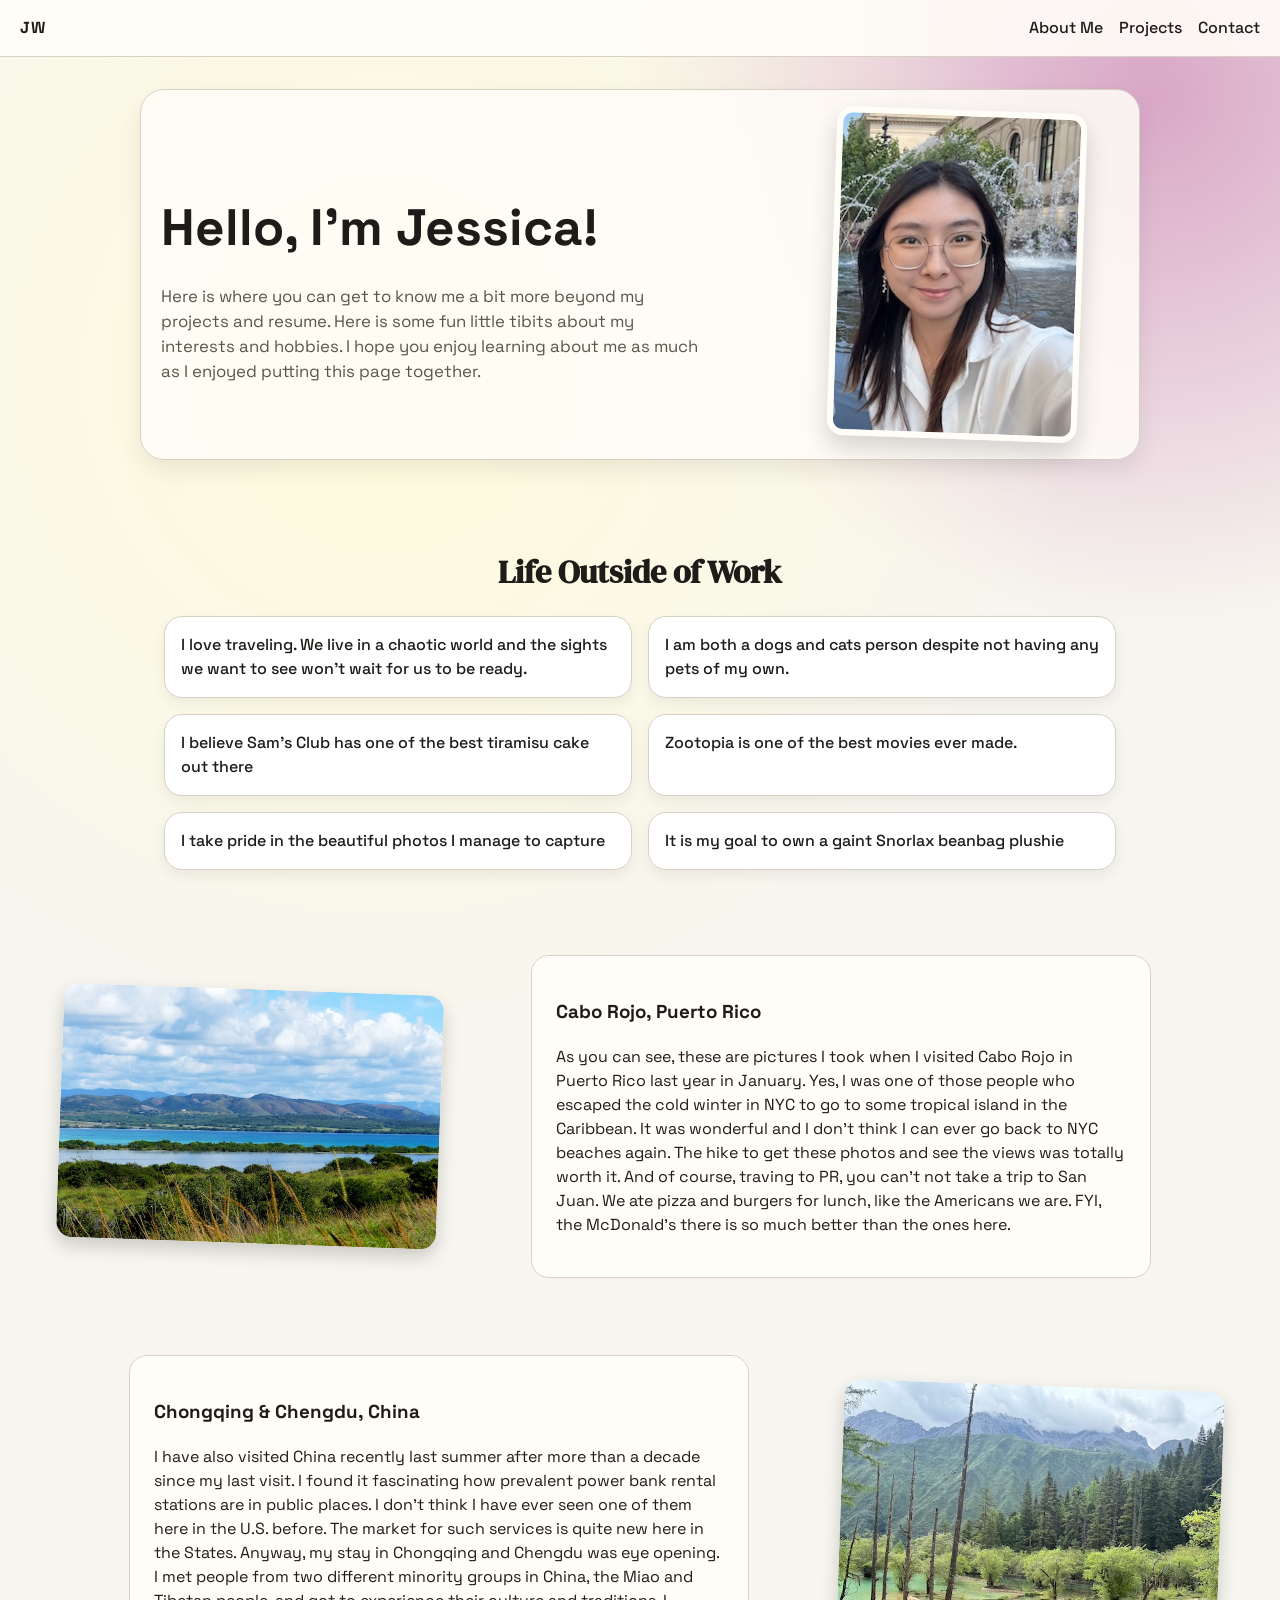
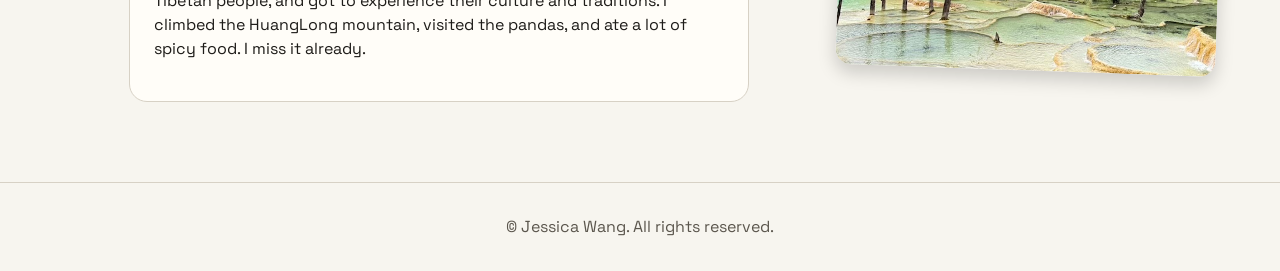
<file: aboutMe.html>
<!DOCTYPE html>
<html>
<head>
    <meta charset="utf-8" />
    <meta name="viewport" content="width=device-width, initial-scale=1.0">
    <title>Jessica Wang | Portfolio</title>
  <meta name="description" content="Personal portfolio website for Jessica Wang.">
  <link rel="preconnect" href="https://fonts.googleapis.com">
  <link rel="preconnect" href="https://fonts.gstatic.com" crossorigin>
  <link href="https://fonts.googleapis.com/css2?family=Space+Grotesk:wght@400;500;700&family=DM+Serif+Display:ital@0;1&display=swap" rel="stylesheet">
  <link rel="stylesheet" href="css/aboutMe.css">
</head>

<body>
  <header class="site-header">
    <a class="brand" href="index.html">JW</a>
    <nav class="nav">
        <ul class="navlinks">
            <li class="link"><a href="aboutMe.html">About Me</a></li>
            <li class="link"><a href="myProjects.html">Projects</a></li>  
            <a href="index.html#contact">Contact</a>  
        </ul>
    </nav>
  </header>

<main>
  <section class="about-intro"> 
    <div class="about-text">
    <h2>Hello, I'm Jessica!</h2>
    <p> 
      Here is where you can get to know me a bit more beyond my projects and resume.
      Here is some fun little tibits about my interests and hobbies. I hope you enjoy learning about me as much as I enjoyed putting this page together.
    </p> 
    </div>
    <img src="images/ME photo.jpg" alt="Profile picture of Jessica" class="profile-pic">
  </section>


    <section class="panel life-outside-work">
    <h3>Life Outside of Work</h3>
    <ul class="fun-facts">
      <li>I love traveling. We live in a chaotic world and the sights we want to see won't wait for us to be ready.</li>
      <li>I am both a dogs and cats person despite not having any pets of my own.</li>
      <li>I believe Sam's Club has one of the best tiramisu cake out there</li>
      <li>Zootopia is one of the best movies ever made.</li>
      <li>I take pride in the beautiful photos I manage to capture</li>
      <li>It is my goal to own a gaint Snorlax beanbag plushie</li>
    </ul>
    </section>


    <section class="travel-section">
      <div class="photo-stack">
        <img src="images/IMG_4.JPG" alt="Puerto Rico Lanscape" class="stack-photo active">
        <img src="images/IMG_5.JPG" alt="Cliff and Beach" class="stack-photo">
        <img src="images/IMG_1.JPG" alt="Sunset view" class="stack-photo">
        <img src="images/IMG_2.JPG" alt="San Juan" class="stack-photo">

      </div>

      <div class="travel-text">
      <h3>Cabo Rojo, Puerto Rico</h3>
        <p>
          As you can see, these are pictures I took when I visited Cabo Rojo in Puerto Rico last year in January. Yes, I was one of those people who escaped the cold winter in NYC to go to some tropical island in the Caribbean.
          It was wonderful and I don't think I can ever go back to NYC beaches again. The hike to get these photos and see the views was totally worth it. And of course, traving to PR, you can't not take a trip to San Juan. We ate pizza and burgers for lunch, 
          like the Americans we are. FYI, the McDonald's there is so much better than the ones here.  
        </p>
      </div>
   
    </section>


    <section class="travel-section reverse">
      <div class="travel-text">
      <h3>Chongqing & Chengdu, China</h3>
        <p>
          I have also visited China recently last summer after more than a decade since my last visit. I found it fascinating how prevalent power bank rental stations are in public places. I don't think I have ever seen one of them here in the U.S. before.
          The market for such services is quite new here in the States. Anyway, my stay in Chongqing and Chengdu was eye opening. I met people from two different minority groups in China, the Miao and Tibetan people, and got to experience their culture and traditions.
          I climbed the HuangLong mountain, visited the pandas, and ate a lot of spicy food. 
          I miss it already. 
        </p>
      </div>

      <div class="photo-stack">
        <img src="images/IMG_C1.jpg" alt="HuangLong mountain" class="stack-photo active">
        <img src="images/IMG_C4.jpg" alt="Pandas" class="stack-photo">
        <img src="images/IMG_C3.jpg" alt="Red Pandas" class="stack-photo">
        <img src="images/IMG_C6.JPG" alt="Jiuzhaigou" class="stack-photo">
        <img src="images/IMG_C7.JPG" alt="Hot Pot" class="stack-photo">
      </div>

    </section>




</main>

<script src="js/aboutMe.js"></script>





<footer class="site-footer">
  <p>&copy; <span id="year"></span> Jessica Wang. All rights reserved.</p>
</footer>




</body>
</html>
</file>
<file: css/aboutMe.css>
/*Basic website styles and color palette*/
:root {
  --bg: #f7f5ef;
  --surface: #fffdf8;
  --ink: #1e1c19;
  --accent: #0d6f63;
  --accent-dark: #084c44;
  --muted: #5b564d;
  --border: #d7d1c5;
}

* {
  box-sizing: border-box;
}

html {
  scroll-behavior: smooth;
}

body {
  margin: 0;
  font-family: "Space Grotesk", sans-serif;
  color: var(--ink);
  background:
    radial-gradient(circle at 30% 20%, #fffcdc 0%, transparent 40%),
    radial-gradient(circle at 90% 5%, #d9a7c7 0%, transparent 25%),
    var(--bg);
  line-height: 1.5;
}

/* Header */
.site-header {
  display: flex;
  position: sticky;
  top: 0;
  z-index: 10;
  justify-content: space-between;
  align-items: center;
  padding: 1rem 1.25rem;
  background: rgba(255, 253, 248, 0.9);
  backdrop-filter: blur(6px);
  border-bottom: 1px solid var(--border);
}

main {
  padding-bottom: 4rem;
}

.site-footer {
  text-align: center;
  padding: 1rem;
  padding-bottom: 1rem;
  border-top: 1px solid var(--border);
  color: var(--muted);
}

.brand {
  text-decoration: none;
  color: var(--ink);
  font-weight: 700;
  letter-spacing: 0.08em;
}

.navlinks {
  list-style: none;
  display: flex;
  gap: 1rem;
  margin: 0;
  padding: 0;
}

.navlinks a {
  text-decoration: none;
  color: var(--ink);
  font-weight: 500;
  transition: color 0.3s;
}

.navlinks a:hover {
  color: var(--accent);
}

/*Intro*/
.about-intro {
  display: grid;
  grid-template-columns: auto auto;
  justify-content: center;

  gap: 1rem;
  align-items: center;
  margin: 2rem auto;
  padding: 1.25rem;

  max-width: 1000px;
  background: rgba(255, 253, 248, 0.85);
  border: 1px solid var(--border);
  border-radius: 24px;
  box-shadow: 0 10px 25px rgba(0, 0, 0, 0.08);
}

.about-text h2 {
  font-size: clamp(2rem, 5vw, 3.2rem);
  color: var(--ink);
  margin-bottom: 1rem;
}

.about-text p {
  color: var(--muted);
  font-size: 1.05rem;
  max-width: 550px;
}

.profile-pic {
  display: block;
  width: 100%;
  max-width: 280px;
  height: 350px;
  object-fit: cover;
  margin: 0 auto;
  border-radius: 28px;
  border: 6px solid #fffdf8;
  box-shadow: 0 12px 24px rgba(0, 0, 0, 0.16);
  transform: rotate(2deg);
  transition: transform 0.3s ease;
}

.profile-pic:hover {
  transform: rotate(0deg) scale(1.03);
}


/* Life Outside Work */
.life-outside-work {
  max-width: 1000px;
  margin: 2rem auto;
  padding: 1.5rem;
}

.life-outside-work h3 {
  text-align: center;
  margin-bottom: 1.25rem;
  font-family: "DM Serif Display", serif;
  font-size: 2rem;
}

.fun-facts {
  list-style: none;
  padding: 0;
  margin: 0;

  display: grid;
  grid-template-columns: repeat(2, 1fr);
  gap: 1rem;
}

.fun-facts li {
  background: #fff;
  border: 1px solid var(--border);
  border-radius: 18px;
  padding: 1rem;
  font-weight: 500;
  box-shadow: 0 6px 14px rgba(0, 0, 0, 0.06);
  transition: transform 0.3s ease, box-shadow 0.3s ease;
}

.fun-facts li:hover {
  transform: translateY(-4px);
  box-shadow: 0 10px 22px rgba(0, 0, 0, 0.1);
}

.fun-facts span {
  margin-left: 0.4rem;
}


/* aboutMe.css */
.about-intro {
  display: grid;
  grid-template-columns: 1.3fr 0.7fr;
  gap: 2rem;
  align-items: center;
}

.profile-pic {
  display: block;
  max-width: 250px;
  width: 100%;
  height: auto;
  margin: 0 auto;
  border-radius: 16px;
}


/* Travel Section */
.travel-section {
  display: grid;
  grid-template-columns: 0.8fr 1.2fr;
  gap: 2rem;
  align-items: center;
  margin-top: 2rem;
}
.travel-section .travel-text {
  justify-self: start;
}

.travel-section.reverse {
  grid-template-columns: 1.2fr 0.8fr;
}   

.travel-section.reverse .travel-text {
  justify-self: end;
}

.photo-stack {
  position: relative;
  width: 380px;
  height: 380px;
  justify-self: center;
}


.stack-photo {
  position: absolute;
  width: auto;
  height: auto;
  max-width: 100%;
  max-height: 100%;
  object-fit: contain;
  border-radius: 16px;
  box-shadow: 0 8px 18px rgba(0, 0, 0, 0.18);
  opacity: 0;
  transform: rotate(-6deg) scale(0.96);
  transition: opacity 0.8s ease, transform 0.8s ease;

  top:50%;
  left:50%;
  transform: translate(-50%, -50%) rotate(-6deg) scale(0.96);
}

.stack-photo:nth-child(1) {
  transform: translate(-50%, -50%) rotate(-6deg) scale(0.96);
}

.stack-photo:nth-child(2) {
  transform: translate(-50%, -50%) rotate(5deg) scale(0.96);
}

.stack-photo:nth-child(3) {
  transform: translate(-50%, -50%) rotate(-3deg) scale(0.96);
}

.stack-photo.active {
  opacity: 1;
  z-index: 3;
  transform: translate(-50%, -50%) rotate(2deg) scale(1);
}

.travel-text {
  background: var(--surface);
  border: 1px solid var(--border);
  border-radius: 18px;
  padding: 1.5rem;
  max-width: 620px;
  width: 100%;
  justify-self: start;
}

@media (max-width: 700px) {
  .about-intro,
  .travel-section {
    grid-template-columns: 1fr;
    text-align: center;
  }

  .travel-section .travel-text,
  .travel-section.reverse .travel-text {
    justify-self: center;
  }

  .photo-stack {
    width: 240px;
    height: 310px;
  }
}
</file>
